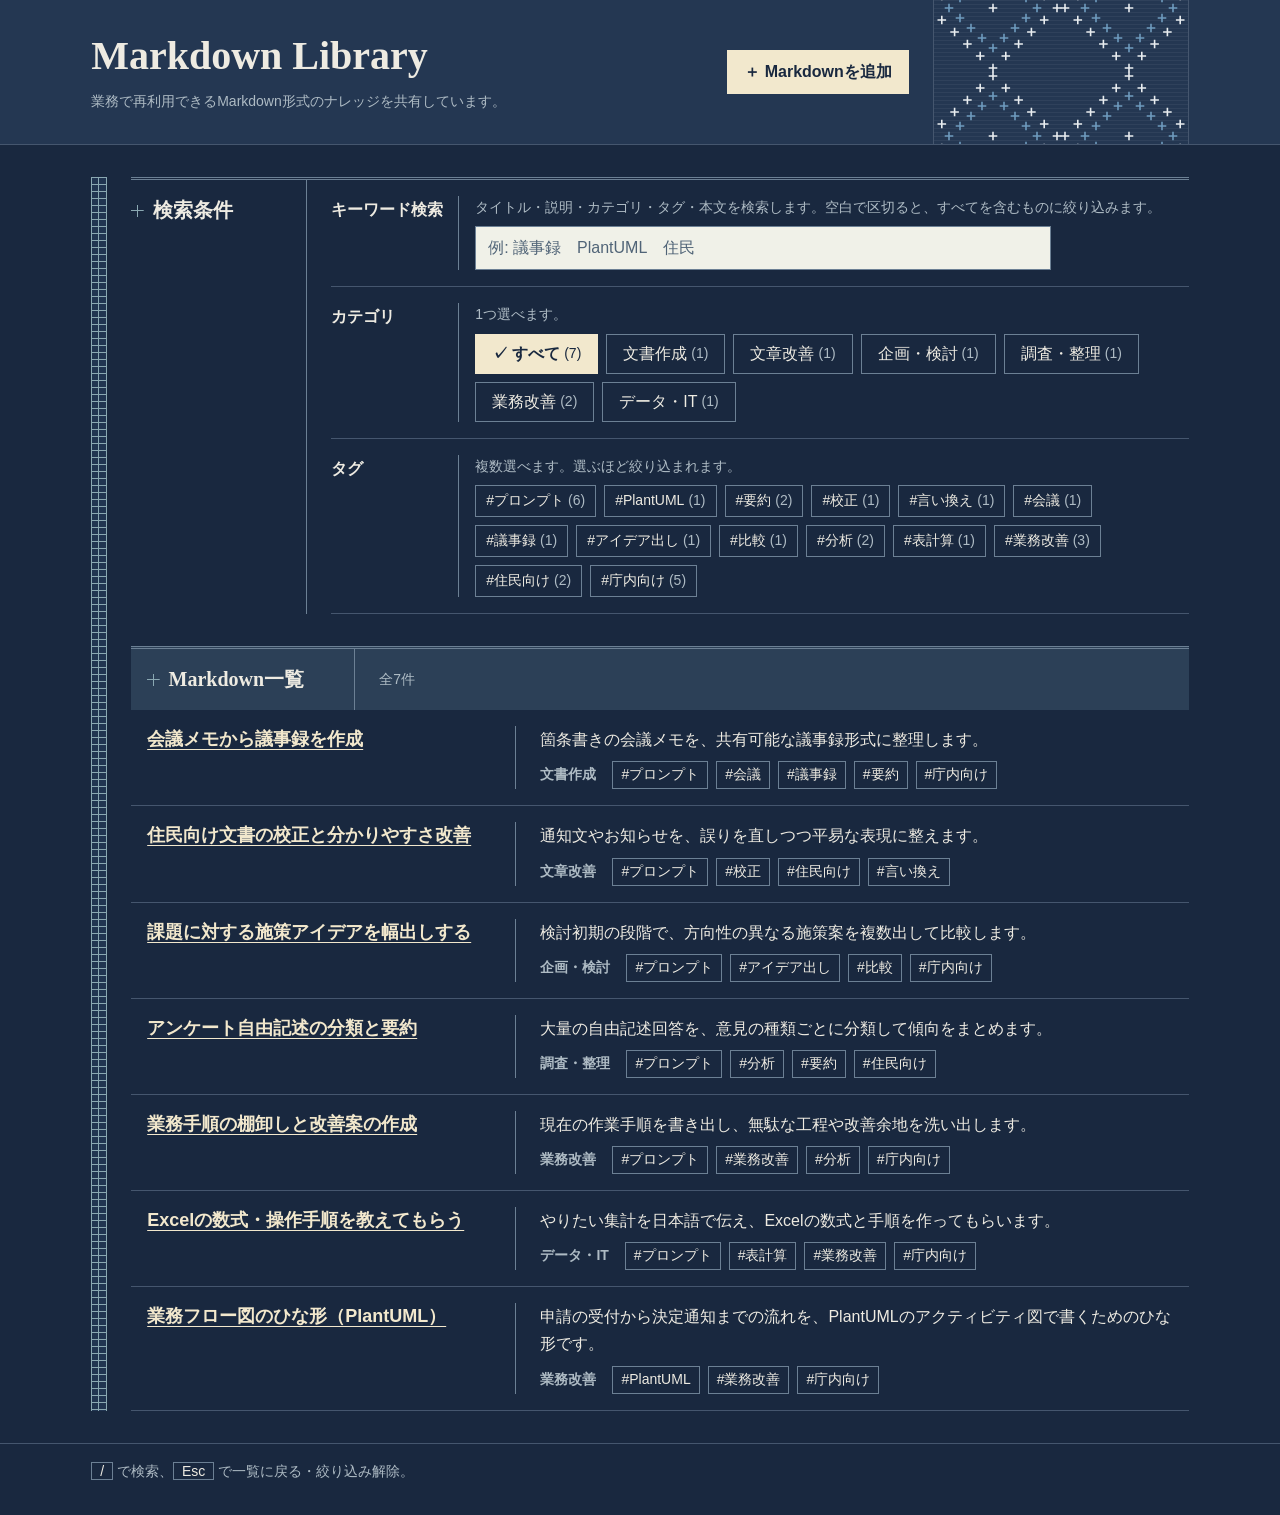
<file: index.html>
<!DOCTYPE html>
<html lang="ja">
<head>
<meta charset="utf-8">
<meta name="viewport" content="width=device-width, initial-scale=1">
<title>Markdown Library</title>
<link rel="icon" href="data:image/svg+xml,%3Csvg xmlns=%27http://www.w3.org/2000/svg%27 viewBox=%270 0 16 16%27%3E%3Crect width=%2716%27 height=%2716%27 rx=%273%27 fill=%27%2319283f%27/%3E%3Cpath d=%27M4 5h8M4 8h8M4 11h5%27 stroke=%27%23fff%27 stroke-width=%271.5%27 stroke-linecap=%27round%27/%3E%3C/svg%3E">
<link rel="stylesheet" href="css/style.css">
</head>
<body>

<header class="site-header">
  <div class="container site-header-inner">
    <div class="site-header-text">
      <h1 class="site-title">Markdown Library</h1>
      <p class="site-lead">業務で再利用できるMarkdown形式のナレッジを共有しています。</p>
    </div>
    <a class="button button-primary" href="editor.html">＋ Markdownを追加</a>
    <span class="hero-pattern" aria-hidden="true"></span>
  </div>
</header>

<main class="container">

  <div id="status" class="status">読み込んでいます…</div>

  <div id="app" hidden>

    <!-- 一覧 -->
    <div id="list-view">

      <p id="skipped" class="notice notice-warning" hidden></p>

      <section class="chapter filters" aria-labelledby="filters-title">
        <h2 id="filters-title" class="chapter-title">検索条件</h2>
        <div class="filter-fields">
          <div class="filter-row">
            <label class="row-label" for="search">キーワード検索</label>
            <div>
              <p id="search-hint" class="support-text">
                タイトル・説明・カテゴリ・タグ・本文を検索します。空白で区切ると、すべてを含むものに絞り込みます。
              </p>
              <input id="search" class="input search-input" type="search" autocomplete="off"
                     placeholder="例: 議事録　PlantUML　住民" aria-describedby="search-hint">
            </div>
          </div>

          <div class="filter-row" role="group" aria-labelledby="category-title" aria-describedby="category-hint">
            <h3 id="category-title" class="row-label">カテゴリ</h3>
            <div>
              <p id="category-hint" class="support-text">1つ選べます。</p>
              <div id="category-filter" class="chips"></div>
            </div>
          </div>

          <div class="filter-row" role="group" aria-labelledby="tag-title" aria-describedby="tag-hint">
            <h3 id="tag-title" class="row-label">タグ</h3>
            <div>
              <p id="tag-hint" class="support-text">複数選べます。選ぶほど絞り込まれます。</p>
              <div id="tag-filter" class="chips"></div>
            </div>
          </div>

          <div id="active-filters" class="active-filters" hidden></div>
        </div>
      </section>

      <div class="chapter results-header">
        <h2 class="chapter-title">Markdown一覧</h2>
        <span id="count" class="count"></span>
      </div>
      <div id="results" class="results"></div>
    </div>

    <!-- 詳細 -->
    <article id="detail-view" class="detail" tabindex="-1" hidden></article>

  </div>
</main>

<footer class="site-footer">
  <div class="container">
    <p><kbd>/</kbd> で検索、<kbd>Esc</kbd> で一覧に戻る・絞り込み解除。</p>
  </div>
</footer>

<div id="live-region" class="sr-only" role="status" aria-live="polite"></div>

<script src="js/entry-parser.js"></script>
<script src="js/markdown.js"></script>
<script src="js/clipboard.js"></script>
<script src="js/app.js"></script>
</body>
</html>
</file>
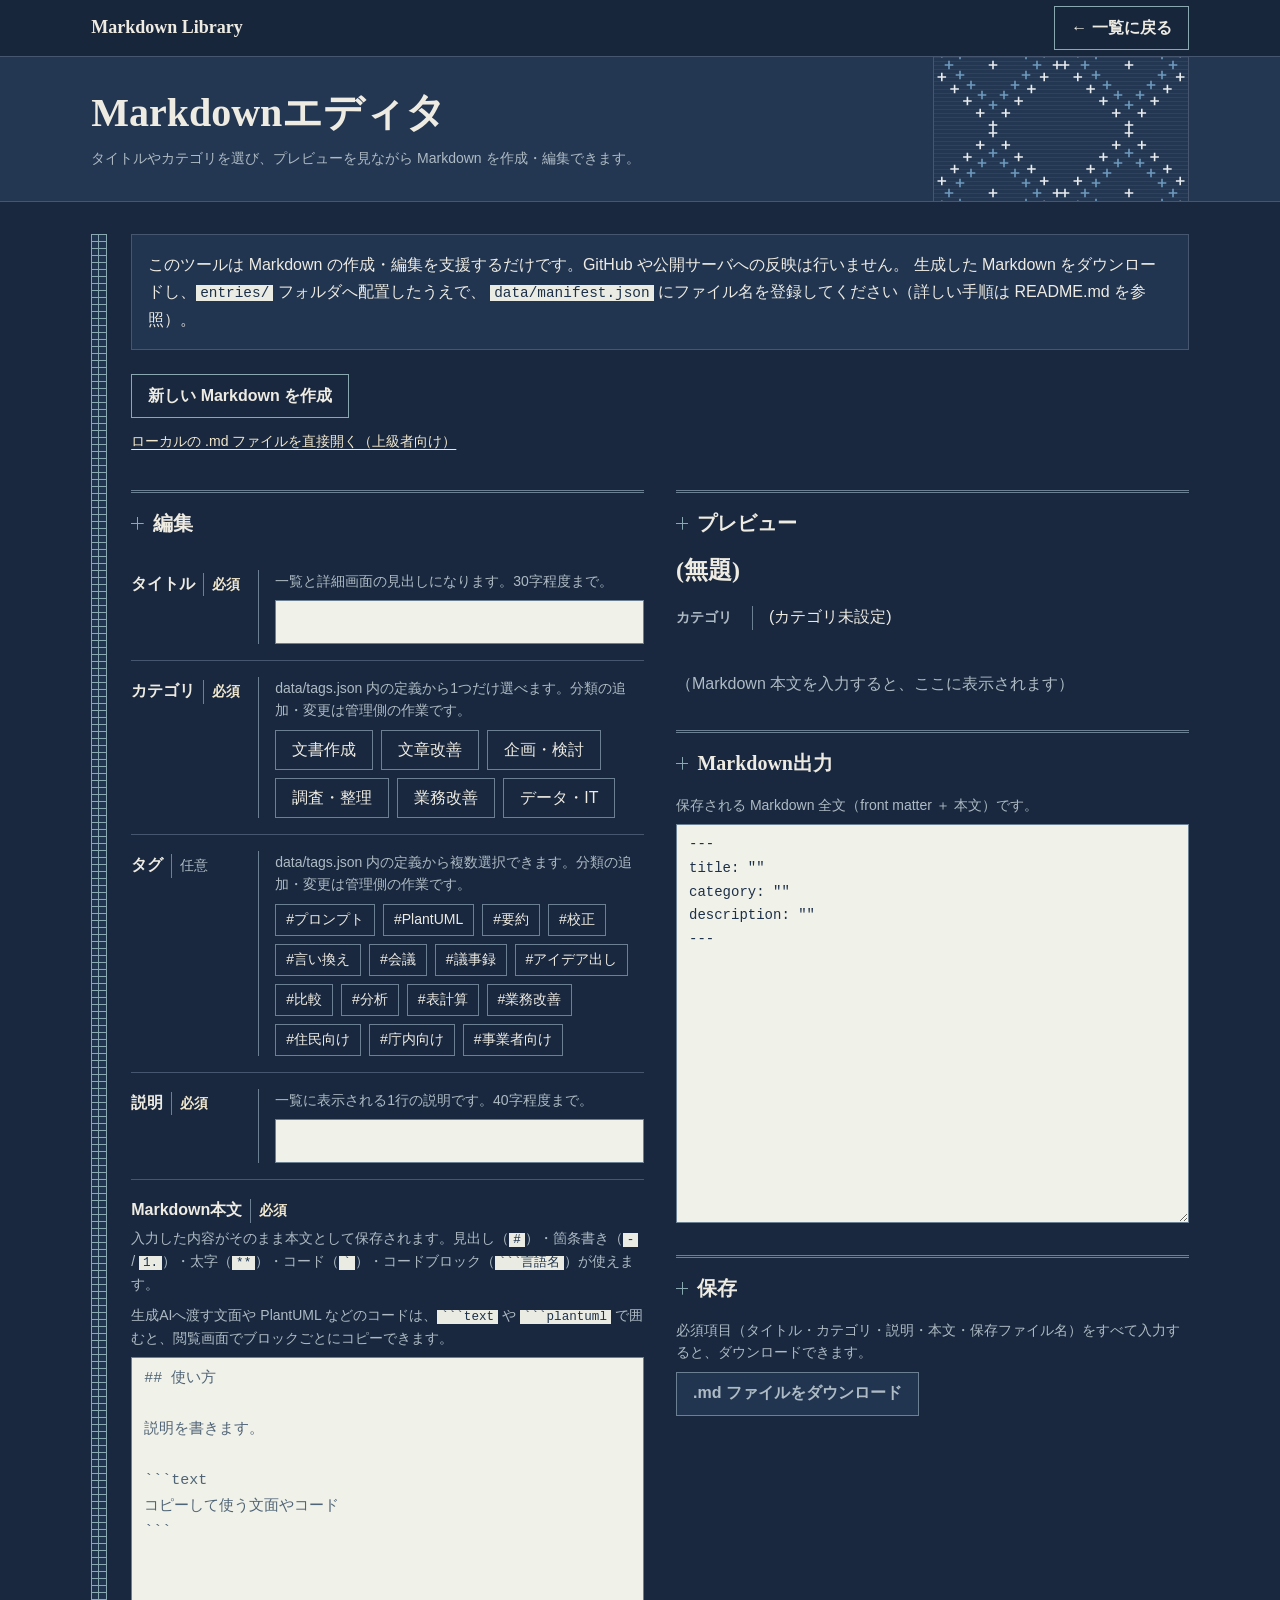
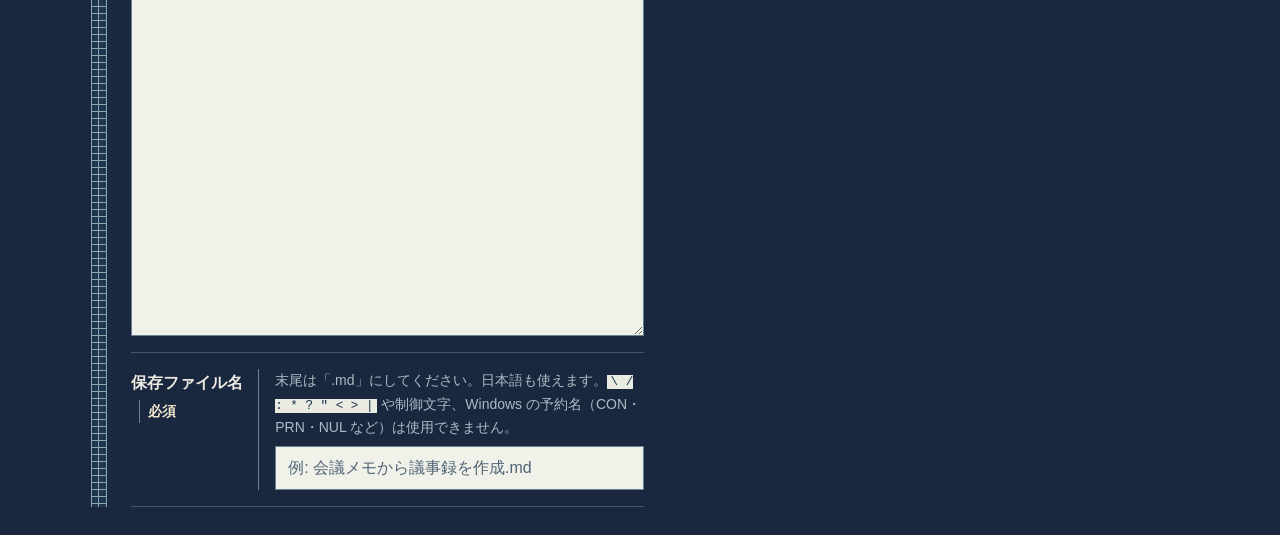
<file: editor.html>
<!DOCTYPE html>
<html lang="ja">
<head>
<meta charset="utf-8">
<meta name="viewport" content="width=device-width, initial-scale=1">
<title>Markdownエディタ | Markdown Library</title>
<link rel="icon" href="data:image/svg+xml,%3Csvg xmlns=%27http://www.w3.org/2000/svg%27 viewBox=%270 0 16 16%27%3E%3Crect width=%2716%27 height=%2716%27 rx=%273%27 fill=%27%2319283f%27/%3E%3Cpath d=%27M4 5h8M4 8h8M4 11h5%27 stroke=%27%23fff%27 stroke-width=%271.5%27 stroke-linecap=%27round%27/%3E%3C/svg%3E">
<link rel="stylesheet" href="css/style.css">
<link rel="stylesheet" href="css/editor.css">
</head>
<body class="page-editor">

<header class="site-header">
  <div class="container editor-nav">
    <p class="site-title"><a href="index.html">Markdown Library</a></p>
    <a class="button button-secondary" href="index.html">← 一覧に戻る</a>
  </div>
  <div class="editor-hero">
    <div class="container site-header-inner">
      <div class="site-header-text">
        <h1 class="site-title">Markdownエディタ</h1>
        <p class="site-lead">タイトルやカテゴリを選び、プレビューを見ながら Markdown を作成・編集できます。</p>
      </div>
      <span class="hero-pattern" aria-hidden="true"></span>
    </div>
  </div>
</header>

<main class="container editor-main">

  <div class="notice">
    このツールは Markdown の作成・編集を支援するだけです。GitHub や公開サーバへの反映は行いません。
    生成した Markdown をダウンロードし、<code>entries/</code> フォルダへ配置したうえで、
    <code>data/manifest.json</code> にファイル名を登録してください（詳しい手順は README.md を参照）。
  </div>

  <section class="load-section">
    <div class="load-row">
      <button type="button" id="btn-new" class="button button-secondary">新しい Markdown を作成</button>
      <span id="load-status" class="load-status" role="status"></span>
    </div>
    <details class="aux-load">
      <summary>ローカルの .md ファイルを直接開く（上級者向け）</summary>
      <label class="button button-quiet file-label">
        ファイルを選択
        <input type="file" id="file-input" accept=".md,.markdown,text/markdown" hidden>
      </label>
    </details>
  </section>

  <div class="editor-grid">

    <section class="form-section">
      <h2 class="chapter-title">編集</h2>

      <div class="field">
        <label class="field-label" for="f-title">タイトル<span class="req">必須</span></label>
        <p id="title-hint" class="support-text">一覧と詳細画面の見出しになります。30字程度まで。</p>
        <input type="text" id="f-title" class="input" maxlength="60" autocomplete="off" aria-describedby="title-hint">
      </div>

      <div class="field" role="group" aria-labelledby="category-label" aria-describedby="category-hint">
        <span id="category-label" class="field-label">カテゴリ<span class="req">必須</span></span>
        <p id="category-hint" class="support-text">data/tags.json 内の定義から1つだけ選べます。分類の追加・変更は管理側の作業です。</p>
        <div id="category-chips" class="chips"></div>
        <p id="category-warning" class="field-warning" hidden></p>
      </div>

      <div class="field" role="group" aria-labelledby="tag-label" aria-describedby="tag-hint">
        <span id="tag-label" class="field-label">タグ<span class="opt">任意</span></span>
        <p id="tag-hint" class="support-text">data/tags.json 内の定義から複数選択できます。分類の追加・変更は管理側の作業です。</p>
        <div id="tag-chips" class="chips"></div>
        <p id="tag-warning" class="field-warning" hidden></p>
      </div>

      <div class="field">
        <label class="field-label" for="f-description">説明<span class="req">必須</span></label>
        <p id="description-hint" class="support-text">一覧に表示される1行の説明です。40字程度まで。</p>
        <input type="text" id="f-description" class="input" maxlength="80" autocomplete="off" aria-describedby="description-hint">
      </div>

      <div class="field field-wide">
        <label class="field-label" for="f-body">Markdown本文<span class="req">必須</span></label>
        <p id="body-hint" class="support-text">
          入力した内容がそのまま本文として保存されます。見出し（<code>#</code>）・箇条書き（<code>-</code> / <code>1.</code>）・太字（<code>**</code>）・コード（<code>`</code>）・コードブロック（<code>```言語名</code>）が使えます。
        </p>
        <p id="body-hint-code" class="support-text">
          生成AIへ渡す文面や PlantUML などのコードは、<code>```text</code> や <code>```plantuml</code> で囲むと、閲覧画面でブロックごとにコピーできます。
        </p>
        <textarea id="f-body" class="input" rows="22" spellcheck="false" aria-describedby="body-hint body-hint-code" placeholder="## 使い方&#10;&#10;説明を書きます。&#10;&#10;```text&#10;コピーして使う文面やコード&#10;```"></textarea>
      </div>

      <div class="field">
        <label class="field-label" for="f-filename">保存ファイル名<span class="req">必須</span></label>
        <p id="filename-hint" class="support-text">
          末尾は「.md」にしてください。日本語も使えます。<code>\ / : * ? " &lt; &gt; |</code> や制御文字、Windows の予約名（CON・PRN・NUL など）は使用できません。
        </p>
        <input type="text" id="f-filename" class="input" placeholder="例: 会議メモから議事録を作成.md" autocomplete="off" aria-describedby="filename-hint filename-error">
        <p id="filename-error" class="field-error" hidden></p>
      </div>
    </section>

    <section class="preview-section">
      <h2 class="chapter-title">プレビュー</h2>
      <article id="preview-detail" class="detail preview-detail"></article>

      <h2 class="chapter-title">Markdown出力</h2>
      <p class="support-text">保存される Markdown 全文（front matter ＋ 本文）です。</p>
      <textarea id="raw-output" class="input raw-output" readonly rows="16" aria-label="生成される Markdown"></textarea>

      <h2 class="chapter-title">保存</h2>
      <p class="support-text">必須項目（タイトル・カテゴリ・説明・本文・保存ファイル名）をすべて入力すると、ダウンロードできます。</p>
      <div class="save-row">
        <button type="button" id="btn-download" class="button button-primary" disabled>.md ファイルをダウンロード</button>
      </div>

      <div id="manifest-hint" class="notice manifest-hint" hidden>
        保存後、<code>entries/</code> フォルダへ配置し、<code>data/manifest.json</code> の <code>entries</code> 配列に次の行を追加してください。
        <pre class="manifest-snippet" id="manifest-snippet"></pre>
      </div>
    </section>

  </div>

</main>

<script src="js/entry-parser.js"></script>
<script src="js/markdown.js"></script>
<script src="js/clipboard.js"></script>
<script src="js/editor.js"></script>
</body>
</html>
</file>
<file: css/style.css>
/* Markdown Library — 糸の交点の共通スタイル */
@import url("assets/tokens.css");

/* ---------- 1. デザイントークン ---------- */

:root {
  --ink: var(--ot-text);
  --ink-soft: var(--ot-muted);
  --line: var(--ot-line);
  --border: var(--ot-rule);
  --surface: var(--ot-rail);
  --accent: var(--ot-cream);
  --accent-dark: #fff7e3;
  --danger: var(--ot-error);
  --danger-tint: #382c3b;
  --warning-ink: var(--ot-cream);
  --warning-line: var(--ot-rule);
  --warning-tint: var(--ot-header);
  --paper: #faf7ef;
  --paper-muted: #506477;
  --paper-line: #b3bdc2;
  --paper-code: #eaece4;
  --page-gutter: clamp(1rem, 4vw, 3.25rem);
  --label-width: 8rem;

  /* 余白: 4px を最小に 8px 基準で段階を限る（rem で文字サイズ設定に追従） */
  --s1: 0.25rem;  /*  4px */
  --s2: 0.5rem;   /*  8px */
  --s3: 1rem;     /* 16px */
  --s4: 1.5rem;   /* 24px */
  --s5: 2rem;     /* 32px */
  --s6: 3rem;     /* 48px */

  /* 文字サイズ（14 / 16 / 18 / 20 / 24 / 28px） */
  --fs-small: 0.875rem;
  --fs-base: 1rem;
  --fs-lg: 1.125rem;
  --fs-xl: 1.25rem;
  --fs-2xl: 1.5rem;
  --fs-3xl: 1.75rem;

  --tap: 2.75rem;

  --font-mono: ui-monospace, "Cascadia Mono", "Consolas", "BIZ UDGothic",
    "Menlo", "Osaka-Mono", "MS Gothic", monospace;
}

/* ---------- 2. 基本 ---------- */

* { box-sizing: border-box; }

/* hidden 属性を display 指定より優先させる */
[hidden] { display: none !important; }

html { -webkit-text-size-adjust: 100%; }

@media (prefers-reduced-motion: no-preference) {
  html { scroll-behavior: smooth; }
}

body {
  margin: 0;
  background: var(--ot-ground);
  color: var(--ink);
  font-family: var(--ot-font-gothic);
  overflow-wrap: anywhere;
  font-size: var(--fs-base);
  line-height: var(--ot-line-height);
}

:focus-visible,
[tabindex="-1"]:focus {
  outline: var(--ot-focus-ring);
  outline-offset: 2px;
  box-shadow: 0 0 0 2px var(--ot-ground);
}

/* ---------- 3. レイアウト ---------- */

.container {
  max-width: 75rem;
  margin-inline: auto;
  padding-inline: var(--page-gutter);
}

main.container {
  position: relative;
  padding: var(--s5) var(--page-gutter) var(--s5)
    calc(var(--page-gutter) + var(--ot-rail-width) + var(--s4));
}

main.container::before {
  content: "";
  position: absolute;
  inset: var(--s5) auto var(--s5) var(--page-gutter);
  width: var(--ot-rail-width);
  box-sizing: border-box;
  border-inline: 1px solid var(--ot-thread);
  background:
    linear-gradient(90deg, transparent calc(50% - .5px), var(--ot-thread) calc(50% - .5px),
      var(--ot-thread) calc(50% + .5px), transparent calc(50% + .5px)),
    repeating-linear-gradient(var(--ot-thread) 0 1px, transparent 1px 7px),
    var(--ot-rail);
}

.site-header {
  background: var(--ot-hero);
  border-bottom: var(--ot-row-line);
}

.site-header-inner {
  display: flex;
  align-items: center;
  gap: var(--s3) var(--s4);
  min-height: 9rem;
}

.site-header-text { flex: 1; }

.site-title {
  margin: 0;
  font-family: var(--ot-font-mincho);
  font-size: clamp(1.65rem, 3.3vw, 2.5rem);
  font-weight: 700;
  line-height: 1.3;
}

.hero-pattern {
  align-self: stretch;
  flex: 0 0 clamp(7rem, 22vw, 16rem);
  background: url("assets/thread-pattern.svg") center / 17rem 16rem repeat;
  border-inline: var(--ot-row-line);
}

.site-title a {
  color: inherit;
  text-decoration: none;
}

.site-title a:hover { text-decoration: underline; }

.site-lead {
  margin: var(--s2) 0 0;
  font-size: var(--fs-small);
  color: var(--ink-soft);
}

.site-footer {
  padding: var(--s3) 0 var(--s5);
  border-top: 1px solid var(--line);
  color: var(--ink-soft);
  font-size: var(--fs-small);
}

.site-footer p { margin: 0; }

kbd {
  padding: 0 var(--s2);
  border: 1px solid var(--border);
  font-family: inherit;
  font-size: var(--fs-small);
  background: transparent;
  color: var(--ink);
}

/* ---------- 4. 部品 ---------- */

/* リンク: 常に下線を付け、色だけに頼らない */
a {
  color: var(--accent);
  text-decoration: underline;
  text-decoration-thickness: 1px;
  text-underline-offset: 0.2em;
}

a:hover {
  color: var(--accent-dark);
  text-decoration-thickness: 3px;
}

/* ボタン: 塗り（主要操作）／枠線（副次）／文字のみ（補助）の3段階 */
.button {
  display: inline-flex;
  align-items: center;
  justify-content: center;
  min-height: var(--tap);
  padding: 0 var(--s3);
  font: inherit;
  font-weight: 700;
  line-height: 1.4;
  text-align: center;
  text-decoration: none;
  border: 1px solid transparent;
  cursor: pointer;
}

.button:hover { text-decoration: none; }

.button-primary {
  background: var(--ot-cream);
  border-color: var(--ot-cream);
  color: var(--ot-ground);
}

.button-primary:hover { background: var(--accent-dark); color: var(--ot-ground); }

.button-secondary {
  background: transparent;
  border-color: var(--ot-thread);
  color: var(--ink);
}

.button-secondary:hover { background: var(--surface); color: var(--ink); }

.button-text {
  padding: 0 var(--s2);
  background: none;
  color: var(--accent);
  font-weight: 400;
  text-decoration: underline;
  text-decoration-thickness: 1px;
  text-underline-offset: 0.2em;
}

.button-text:hover {
  color: var(--accent-dark);
  text-decoration: underline;
  text-decoration-thickness: 3px;
}

/* 本文中の操作（コードブロックのコピーなど）に使う小さめの枠線ボタン */
.button-quiet {
  min-height: 2rem;
  padding: 0 var(--s3);
  font-size: var(--fs-small);
  font-weight: 400;
  background: transparent;
  border-color: var(--border);
  color: var(--ink);
}

.button-quiet:hover { border-color: var(--ink); background: var(--surface); color: var(--ink); }

.button:disabled {
  background: var(--surface);
  border-color: var(--border);
  color: var(--ink-soft);
  cursor: not-allowed;
}

.button.is-done {
  background: var(--ot-lead);
  border-color: var(--ot-lead);
  color: var(--ot-ground);
}

/* コピーの結果で文言の長さが変わっても、ボタンの幅を動かさない */
[data-copy-entry] { min-width: 11.5em; }
.code-copy { min-width: 9.75em; }

/* フォーム部品 */
.input {
  display: block;
  width: 100%;
  min-height: var(--tap);
  padding: var(--s2) 0.75rem;
  font: inherit;
  line-height: 1.5;
  color: var(--ot-input-text);
  background: var(--ot-input);
  border: 1px solid var(--border);
  border-radius: 0;
}

.input:hover { border-color: var(--ot-thread); }
.input::placeholder { color: var(--paper-muted); opacity: 1; }

.input[aria-invalid="true"] {
  border-color: var(--ot-error-line);
  box-shadow: inset 0 0 0 2px var(--ot-error-line);
}

.support-text {
  margin: 0 0 var(--s2);
  font-size: var(--fs-small);
  line-height: 1.6;
  color: var(--ink-soft);
}

/* 通知: 面の色だけでなく、先頭の語（注意・エラー）でも種類を伝える */
.notice {
  margin: 0 0 var(--s4);
  padding: var(--s3);
  background: var(--surface);
  border: 1px solid var(--line);
}

.notice-warning {
  background: var(--warning-tint);
  border-color: var(--warning-line);
  color: var(--ink);
}

.notice-warning::before {
  content: "注意：";
  font-weight: 700;
  color: var(--warning-ink);
}

.status {
  margin: var(--s5) 0;
  color: var(--ink-soft);
}

.error {
  padding: var(--s3);
  background: var(--danger-tint);
  border: 1px solid var(--danger);
}

.error p { margin: 0 0 var(--s2); }
.error p:last-child { margin-bottom: 0; }
.error-title { font-weight: 700; color: var(--danger); }
.error-hint { font-size: var(--fs-small); }

/* 絞り込みチップ。状態は色だけでなく、チェック印・太字・枠線の太さでも示す */
.chips {
  display: flex;
  flex-wrap: wrap;
  gap: var(--s2);
}

.chip {
  display: inline-flex;
  align-items: center;
  font: inherit;
  line-height: 1.4;
  color: var(--ink);
  background: transparent;
  border: 1px solid var(--border);
  cursor: pointer;
}

.chip:hover { border-color: var(--ink); background: var(--surface); }

.chip.is-on::before {
  content: "✓";
  margin-right: var(--s1);
  font-weight: 700;
}

.chip-count {
  margin-left: var(--s1);
  font-size: var(--fs-small);
  font-weight: 400;
  color: var(--ink-soft);
}

.chip-count::before { content: "("; }
.chip-count::after { content: ")"; }

.chip-category {
  min-height: 2.5rem;
  padding: var(--s1) var(--s3);
}

.chip-tag {
  min-height: 2rem;
  padding: var(--s1) 0.625rem;
  font-size: var(--fs-small);
}

.chip.is-on {
  background: var(--ot-cream);
  border-color: var(--ot-cream);
  color: var(--ot-ground);
  font-weight: 700;
}

.chip.is-on:hover { background: var(--accent-dark); }
.chip.is-on .chip-count { color: inherit; }

/* 該当 0 件の選択肢（選べるが、結果は空になる）は破線で示す */
.chip.is-empty {
  border-style: dashed;
  color: var(--ink-soft);
}

/* タグ表示（一覧・詳細）。押すとそのタグで絞り込む */
.tag {
  display: inline-block;
  padding: 0 var(--s2);
  font: inherit;
  font-size: var(--fs-small);
  line-height: 1.7;
  color: var(--ink);
  background: transparent;
  border: 1px solid var(--border);
}

.tag-button { min-height: 1.75rem; cursor: pointer; }
.tag-button:hover { border-color: var(--ink); background: var(--surface); }

.link-button {
  padding: 0 0 0 var(--s2);
  font: inherit;
  background: none;
  border: none;
  color: var(--accent);
  text-decoration: underline;
  text-underline-offset: 0.2em;
  cursor: pointer;
}

.link-button:hover { color: var(--accent-dark); text-decoration-thickness: 3px; }

/* ---------- 5. 一覧画面 ---------- */

.chapter {
  display: grid;
  grid-template-columns: 11rem minmax(0, 1fr);
  gap: var(--s4);
  border-top: var(--ot-chapter-rule);
}

.chapter-title {
  margin: 0;
  padding: var(--s3) 0;
  font-family: var(--ot-font-mincho);
  font-size: var(--fs-xl);
  line-height: 1.45;
}

.chapter-title::before,
#detail-view .detail-title::before {
  content: "";
  display: inline-block;
  width: .62em;
  height: .62em;
  margin-right: .45em;
  background:
    linear-gradient(var(--ot-thread), var(--ot-thread)) center / 100% 1px no-repeat,
    linear-gradient(var(--ot-thread), var(--ot-thread)) center / 1px 100% no-repeat;
}

.chapter > .chapter-title {
  padding-right: var(--s3);
  border-right: var(--ot-axis);
}

.filter-row {
  display: grid;
  grid-template-columns: var(--label-width) minmax(0, 1fr);
  gap: var(--s3);
  padding: var(--s3) 0;
  border-bottom: var(--ot-row-line);
}

.row-label {
  margin: 0;
  padding-right: var(--s2);
  border-right: var(--ot-axis);
  font-size: var(--fs-base);
  font-weight: 700;
}

.search-input { max-width: 36rem; }

.active-filters {
  display: flex;
  flex-wrap: wrap;
  align-items: center;
  gap: var(--s2);
  margin-top: var(--s3);
}

.active-label {
  font-size: var(--fs-small);
  font-weight: 700;
}

.active-item {
  display: inline-flex;
  align-items: center;
  gap: var(--s2);
  min-height: 2rem;
  padding: 0 var(--s2) 0 0.75rem;
  font: inherit;
  font-size: var(--fs-small);
  color: var(--ink);
  background: transparent;
  border: 1px solid var(--border);
  cursor: pointer;
}

.active-item:hover { border-color: var(--ot-thread); background: var(--surface); }
.active-x { font-size: var(--fs-lg); line-height: 1; }

.active-reset {
  min-height: 2rem;
  padding: 0 var(--s2);
  font: inherit;
  font-size: var(--fs-small);
  background: none;
  border: none;
  color: var(--accent);
  text-decoration: underline;
  text-underline-offset: 0.2em;
  cursor: pointer;
}

.active-reset:hover { color: var(--accent-dark); text-decoration-thickness: 3px; }

.results-header {
  grid-template-columns: 13rem minmax(0, 1fr);
  align-items: center;
  margin-top: var(--s5);
  background: var(--ot-header);
  padding-inline: var(--s3);
}

.count {
  font-size: var(--fs-small);
  color: var(--ink-soft);
}

.entry {
  position: relative;
  display: grid;
  grid-template-columns: minmax(0, 36%) minmax(0, 1fr);
  column-gap: var(--s4);
  border-bottom: var(--ot-row-line);
  padding: var(--s3);
}

/* 主役はタイトル。リンクの当たりは行全体に広げ、タグなど他の操作はその上に出す */
.entry-title {
  grid-row: span 2;
  margin: 0;
  padding-right: var(--s3);
  border-right: var(--ot-axis);
  font-size: var(--fs-lg);
  line-height: 1.5;
}

.entry-title a { font-weight: 700; }

.entry-title a::after {
  content: "";
  position: absolute;
  inset: 0;
}

.entry:hover .entry-title a {
  color: var(--accent-dark);
  text-decoration-thickness: 3px;
}

.entry-description {
  margin: 0 0 var(--s2);
}

.entry-meta {
  grid-column: 2;
  position: relative;
  display: flex;
  flex-wrap: wrap;
  align-items: center;
  gap: var(--s2) var(--s3);
  font-size: var(--fs-small);
  color: var(--ink-soft);
}

.entry-category { font-weight: 700; }

.entry-tags {
  display: flex;
  flex-wrap: wrap;
  gap: var(--s1) var(--s2);
}

.empty {
  margin: 0;
  padding: var(--s5) 0;
  color: var(--ink-soft);
}

/* ---------- 6. 詳細画面・Markdown 本文 ---------- */

/* 読みやすい行長（全角で 40 字前後）に抑える */
.detail {
  max-width: 50rem;
  padding-bottom: var(--s3);
}

.back-link {
  display: inline-block;
  margin: var(--s3) 0 var(--s2);
  padding: var(--s2) 0;
}

.detail-header {
  padding: var(--s3) 0 var(--s4);
  border-top: var(--ot-chapter-rule);
}

.detail-title {
  margin: 0 0 var(--s3);
  font-family: var(--ot-font-mincho);
  font-size: var(--fs-3xl);
  line-height: 1.4;
}

.detail-description {
  margin: 0 0 var(--s4);
  font-size: var(--fs-lg);
}

.detail-meta { margin: 0; }

.detail-meta-row {
  display: flex;
  align-items: baseline;
  gap: var(--s3);
  margin-bottom: var(--s2);
}

.detail-meta-row:last-child { margin-bottom: 0; }

.detail-meta dt {
  flex: 0 0 5.5em;
  border-right: var(--ot-axis);
  font-size: var(--fs-small);
  font-weight: 700;
  color: var(--ink-soft);
}

.detail-meta dd { margin: 0; min-width: 0; }

.detail-tags {
  display: flex;
  flex-wrap: wrap;
  gap: var(--s1) var(--s2);
}

/* 詳細画面の操作。コピーだけを塗りボタンにし、編集は文字のリンクにとどめる */
.detail-actions {
  display: flex;
  align-items: center;
  flex-wrap: wrap;
  gap: var(--s2) var(--s3);
  margin: 0 0 var(--s3);
}

.detail-actions-note {
  flex-basis: 100%;
  margin: 0;
  font-size: var(--fs-small);
  color: var(--ink-soft);
}

/* 本文: 行間を広めにとり、見出しは太さと前後の余白で階層を示す */
/* 見出しは文書構造上 h3〜h6 で出力し、見た目は元のレベル（md-h1〜md-h6）に合わせる */
.markdown-body {
  --ink: var(--ot-input-text);
  --ink-soft: var(--paper-muted);
  --line: var(--paper-line);
  --border: var(--paper-muted);
  --surface: var(--paper-code);
  margin-top: var(--s4);
  padding: clamp(1rem, 3vw, 2.25rem);
  background: var(--paper);
  color: var(--ink);
  line-height: 1.85;
  overflow-wrap: anywhere;
}

.markdown-body > :first-child { margin-top: 0; }

.markdown-body h3,
.markdown-body h4,
.markdown-body h5,
.markdown-body h6 {
  margin: var(--s5) 0 var(--s2);
  line-height: 1.5;
}

.markdown-body .md-h1 {
  margin-top: var(--s6);
  margin-bottom: var(--s3);
  padding-bottom: var(--s2);
  font-size: var(--fs-2xl);
  border-bottom: 1px solid var(--line);
}

.markdown-body .md-h2 { margin-top: var(--s5); margin-bottom: var(--s2); font-size: var(--fs-xl); }
.markdown-body .md-h3 { margin-top: var(--s4); font-size: var(--fs-lg); }
.markdown-body .md-h4,
.markdown-body .md-h5,
.markdown-body .md-h6 { margin-top: var(--s4); font-size: var(--fs-base); }
.markdown-body .md-h6 { color: var(--ink-soft); }

.markdown-body p { margin: 0 0 var(--s3); }
.markdown-body ul, .markdown-body ol { margin: 0 0 var(--s3); padding-left: 1.5em; }
.markdown-body li { margin-bottom: var(--s1); }
.markdown-body li > ul, .markdown-body li > ol { margin: var(--s1) 0 0; }
.markdown-body hr { margin: var(--s5) 0; border: 0; border-top: 1px solid var(--line); }

.markdown-body code {
  padding: 0 var(--s1);
  font-family: var(--font-mono);
  font-size: 0.9em;
  background: var(--paper-code);
}

/* コードブロック: 業務文書中の引用例として、薄い面と罫線で示す。言語名とコピーは上の帯に置く */
.code-block {
  margin: 0 0 var(--s4);
  background: var(--surface);
  border: 1px solid var(--line);
}

.code-block-bar {
  display: flex;
  align-items: center;
  justify-content: space-between;
  gap: var(--s3);
  padding: var(--s1) var(--s2) var(--s1) var(--s3);
  border-bottom: 1px solid var(--line);
}

.code-lang {
  min-width: 0;
  font-family: var(--font-mono);
  font-size: var(--fs-small);
  font-weight: 700;
  color: var(--ink-soft);
}

.code-block pre {
  margin: 0;
  padding: var(--s3);
  font-family: var(--font-mono);
  font-size: 0.9375rem;
  line-height: 1.8;
  white-space: pre-wrap;
  word-break: break-word;
  overflow-wrap: anywhere;
}

.markdown-body .code-block code {
  padding: 0;
  background: none;
  font-size: inherit;
  border-radius: 0;
}

/* ---------- 7. 補助・レスポンシブ ---------- */

.sr-only {
  position: absolute;
  width: 1px;
  height: 1px;
  padding: 0;
  margin: -1px;
  overflow: hidden;
  clip: rect(0 0 0 0);
  white-space: nowrap;
  border: 0;
}

@media (max-width: 780px) {
  .hero-pattern { display: none; }
}

@media (max-width: 599px) {
  :root { --ot-rail-width: 8px; }

  main.container {
    padding: var(--s3) var(--page-gutter) var(--s4)
      calc(var(--page-gutter) + var(--ot-rail-width) + var(--s2));
  }

  main.container::before { inset-block: var(--s3) var(--s4); }
  .site-header-inner {
    align-items: flex-start;
    flex-direction: column;
    justify-content: center;
    min-height: auto;
    padding-block: var(--s3);
  }

  .chapter, .filter-row, .entry { grid-template-columns: minmax(0, 1fr); }
  .chapter { gap: 0; }
  .chapter > .chapter-title { border-right: 0; padding-bottom: var(--s2); }
  .filter-row { gap: var(--s1); }
  .row-label, .entry-title { border-right: 0; padding-right: 0; }
  .results-header { grid-template-columns: minmax(0, 1fr); padding-bottom: var(--s2); }
  .entry { padding-inline: 0; }
  .entry-title { grid-row: auto; margin-bottom: var(--s1); }
  .entry-meta { grid-column: auto; }
  .detail-title { font-size: var(--fs-2xl); }
  .markdown-body .md-h1 { font-size: var(--fs-xl); }
  .markdown-body .md-h2 { font-size: var(--fs-lg); }
  .detail-meta-row { flex-direction: column; gap: 0; }
  .detail-meta dt { border-right: 0; flex-basis: auto; }
  .detail-actions [data-copy-entry] { flex: 1 1 100%; }
  .code-block-bar { gap: var(--s2); padding-inline: var(--s2); }
  .code-copy { min-width: 0; padding-inline: var(--s2); }
}

/* 強制カラー（高コントラストモード）でも枠線が消えないようにする */
@media (forced-colors: active) {
  .chip.is-on, .chip-tag.is-on { outline: 2px solid; }
}
</file>
<file: css/editor.css>
/*
 * Markdown エディタ専用スタイル
 * style.css のトークン・部品を前提に、フォームとプレビューの配置だけを追加する。
 */

.editor-nav {
  display: flex;
  align-items: center;
  justify-content: space-between;
  flex-wrap: wrap;
  gap: var(--s2);
  min-height: 3.5rem;
  padding-block: var(--s1);
}

.editor-nav .site-title { font-size: var(--fs-lg); }
.page-editor .site-header { background: var(--ot-topbar); }

.editor-hero {
  background: var(--ot-hero);
  border-top: var(--ot-row-line);
}

.editor-grid .chapter-title { border-top: var(--ot-chapter-rule); }
.preview-section .chapter-title:not(:first-child) { margin-top: var(--s5); }

/* 作成・読み込み */
.load-section { margin-bottom: var(--s5); }

.load-row {
  display: flex;
  align-items: center;
  flex-wrap: wrap;
  gap: var(--s2) var(--s3);
}

.load-status {
  font-size: var(--fs-small);
  color: var(--ink-soft);
}

/* 補助的な読み込み手段（ローカルファイルを直接開く）。主要導線にはしない。 */
.aux-load {
  margin-top: var(--s2);
  font-size: var(--fs-small);
}

.aux-load summary {
  display: inline-block;
  padding: var(--s1) 0;
  color: var(--accent);
  text-decoration: underline;
  text-underline-offset: 0.2em;
  cursor: pointer;
}

.aux-load summary:hover { color: var(--accent-dark); }

.file-label { margin-top: var(--s2); }

/* 編集＋プレビューの 2 カラム。狭い画面では 1 カラムにする */
.editor-grid {
  display: grid;
  grid-template-columns: minmax(0, 1fr) minmax(0, 1fr);
  gap: var(--s5);
  align-items: start;
}

/* ラベルと値の軸をそろえる。本文は入力幅を確保する。 */
.field {
  display: grid;
  grid-template-columns: var(--label-width) minmax(0, 1fr);
  column-gap: var(--s3);
  padding: var(--s3) 0;
  border-bottom: var(--ot-row-line);
}

.field > :not(.field-label) { grid-column: 2; }
.field-label {
  grid-row: 1 / span 3;
  align-self: stretch;
  margin: 0;
  padding-right: var(--s2);
  border-right: var(--ot-axis);
  font-weight: 700;
}

.field-wide { display: block; }
.field-wide .field-label { display: block; border: 0; margin-bottom: var(--s1); }

.req,
.opt {
  display: inline-block;
  margin-left: var(--s2);
  padding-left: var(--s2);
  border-left: var(--ot-axis);
  font-size: var(--fs-small);
}

.req { font-weight: 700; color: var(--ot-cream); }
.opt { font-weight: 400; color: var(--ink-soft); }

.field textarea { resize: vertical; }

#f-body {
  min-height: 24rem;
  font-family: var(--font-mono);
  font-size: 0.9375rem;
  line-height: 1.7;
}

.field-warning {
  margin: var(--s2) 0 0;
  padding: var(--s2) var(--s3);
  font-size: var(--fs-small);
  background: var(--warning-tint);
  border: 1px solid var(--warning-line);
}

.field-warning::before {
  content: "注意：";
  font-weight: 700;
  color: var(--warning-ink);
}

.field-error {
  margin: var(--s2) 0 0;
  color: var(--danger);
}

.field-error::before {
  content: "エラー：";
  font-weight: 700;
}

/* 未定義（data/tags.json に無い）カテゴリ・タグ。追加はできず、値の保持と削除のみ操作できる。破線と × で示す */
.chip-unknown {
  border-style: dashed;
  background: var(--warning-tint);
  border-color: var(--warning-line);
  color: var(--ink);
}

.chip-unknown:hover { background: var(--surface); border-color: var(--warning-ink); }

/* 閲覧画面と同じ本文面を使う */
.preview-detail {
  min-height: 5rem;
  padding: 0;
}

.preview-detail .detail-title { font-size: var(--fs-2xl); }
.preview-detail .detail-header { border-top: 0; padding: 0 0 var(--s3); }
.preview-detail .markdown-body { margin-top: 0; }

.preview-empty {
  margin: var(--s4) 0 0;
  color: var(--ink-soft);
}

.raw-output {
  font-family: var(--font-mono);
  font-size: var(--fs-small);
  line-height: 1.7;
  resize: vertical;
}

.save-row { margin-top: var(--s2); }

.manifest-hint {
  margin: var(--s3) 0 0;
  font-size: var(--fs-small);
}

.manifest-snippet {
  margin: var(--s2) 0 0;
  padding: var(--s2) var(--s3);
  background: var(--ot-input);
  color: var(--ot-input-text);
  border: 1px solid var(--line);
  font-family: var(--font-mono);
  font-size: var(--fs-small);
  white-space: pre-wrap;
  word-break: break-word;
}

.page-editor .support-text code,
.page-editor .notice code {
  padding: 0 var(--s1);
  font-family: var(--font-mono);
  font-size: 0.9em;
  background: var(--paper-code);
  color: var(--ot-input-text);
}


@media (min-width: 901px) {
  .preview-section { position: sticky; top: var(--s3); }
}

@media (max-width: 900px) {
  .editor-grid { grid-template-columns: 1fr; gap: var(--s5); }
}

@media (max-width: 599px) {
  .field { display: block; }
  .field-label {
    display: block;
    border-right: 0;
    padding-right: 0;
    margin-bottom: var(--s1);
  }
}
</file>
